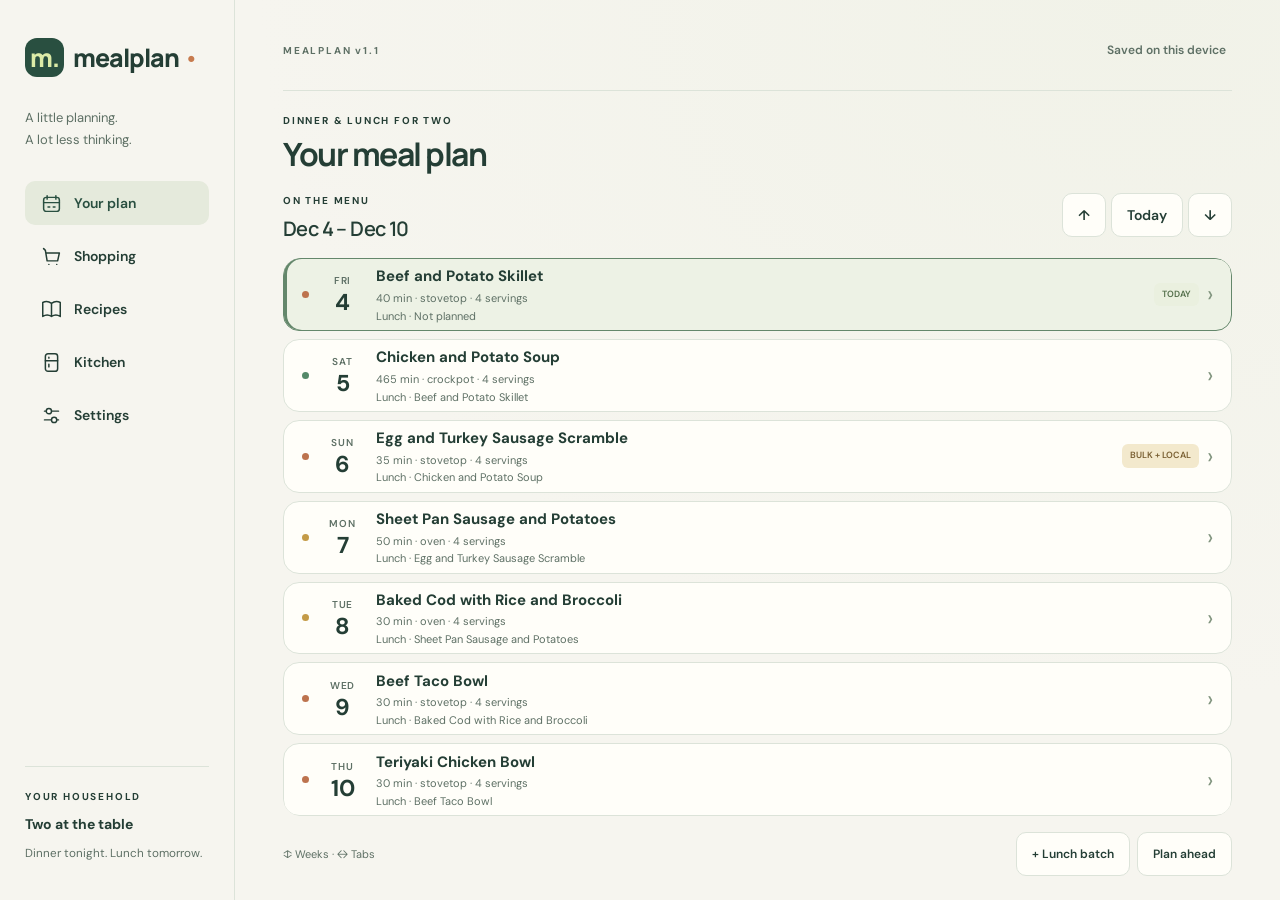
<file: index.html>
<!doctype html><html lang="en"><head><meta charset="utf-8"><meta name="viewport" content="width=device-width,initial-scale=1,viewport-fit=cover"><meta name="theme-color" content="#203e35"><meta name="apple-mobile-web-app-capable" content="yes"><meta name="apple-mobile-web-app-title" content="MealPlan"><link rel="manifest" href="manifest.webmanifest"><link rel="icon" href="icon.svg" type="image/svg+xml"><link rel="stylesheet" href="style.css"><title>MealPlan</title></head><body><div class="shell"><aside><a class="brand" href="#plan"><span class="brand-icon">m.</span>mealplan<span class="brand-dot">●</span></a><p class="aside-caption">A little planning.<br>A lot less thinking.</p><nav aria-label="Main navigation"><button data-tab="plan"><svg class="nav-icon" aria-hidden="true" viewBox="0 0 24 24"><rect x="3" y="5" width="18" height="16" rx="3"/><path d="M7 3v4m10-4v4M3 11h18m-13 5h2m4 0h2"/></svg><span>Your plan</span></button><button data-tab="shop"><svg class="nav-icon" aria-hidden="true" viewBox="0 0 24 24"><path d="m3 3 2 2 2 12h12l2-9H6M9 21h.01M18 21h.01"/></svg><span>Shopping</span></button><button data-tab="recipes"><svg class="nav-icon" aria-hidden="true" viewBox="0 0 24 24"><path d="M12 5C8 2 4 3 2 4v16c3-2 7-2 10 0 3-2 7-2 10 0V4c-2-1-6-2-10 1Zm0 0v15"/></svg><span>Recipes</span></button><button data-tab="pantry"><svg class="nav-icon" aria-hidden="true" viewBox="0 0 24 24"><rect x="5" y="2" width="14" height="20" rx="3"/><path d="M5 10h14M9 6v1m0 7v3"/></svg><span>Kitchen</span></button><button data-tab="settings"><svg class="nav-icon" aria-hidden="true" viewBox="0 0 24 24"><path d="M4 7h16M4 17h16"/><circle cx="9" cy="7" r="3" fill="var(--paper)"/><circle cx="15" cy="17" r="3" fill="var(--paper)"/></svg><span>Settings</span></button></nav><div class="household"><span class="eyebrow">YOUR HOUSEHOLD</span><strong>Two at the table</strong><small>Dinner tonight. Lunch tomorrow.</small></div></aside><main><header><span id="page-context" class="eyebrow">MEALPLAN <span class="version-badge">v1.1</span></span><button id="sync-status" class="quiet" title="Open sync settings">Saved on this device</button></header><div id="view" class="view-enter"></div></main></div><dialog id="dialog" aria-label="Meal details and actions"><div class="dialog-top"><span class="eyebrow">MEALPLAN</span><button id="close-dialog" class="icon" aria-label="Close dialog">✕</button></div><div id="dialog-body"></div><div class="sheet-footer"><button data-action="close-sheet">Close</button></div></dialog><div id="toast" role="status"></div><script src="recipes.js"></script><script src="ingredients.js"></script><script src="engine.js"></script><script src="app.js"></script><script src="ui.js"></script></body></html>
</file>
<file: style.css>
@import url('https://fonts.googleapis.com/css2?family=DM+Sans:wght@400;500;600;700&family=Manrope:wght@400;500;600;700;800&display=swap');
:root{--bg:#f6f5ef;--paper:#fffef9;--ink:#243e35;--muted:#758078;--line:#dfe3d8;--green:#294f40;--lime:#dceba7;--orange:#c77b4e;--radius:20px;color-scheme:light}*{box-sizing:border-box}body{margin:0;background:var(--bg);color:var(--ink);font:14px 'DM Sans',system-ui,sans-serif}button,input,select,textarea{font:inherit}button,a,input,select,textarea{-webkit-tap-highlight-color:transparent}button{cursor:pointer;border:1px solid var(--line);border-radius:10px;background:var(--paper);padding:10px 15px;color:var(--ink);font-weight:600}button:hover{border-color:#809987}button:disabled{opacity:.45;cursor:default}button:focus-visible,a:focus-visible{outline:3px solid var(--orange);outline-offset:3px}a{color:inherit}.shell{max-width:1600px;margin:auto;display:grid;grid-template-columns:235px 1fr;min-height:100vh}aside{padding:38px 25px;border-right:1px solid var(--line);position:sticky;top:0;height:100vh;display:flex;flex-direction:column}.brand{text-decoration:none;font:800 25px Manrope,system-ui;display:flex;align-items:center;gap:9px;letter-spacing:-1px}.brand-icon{display:grid;place-items:center;border-radius:12px;width:39px;height:39px;background:var(--green);color:var(--lime)}.brand-dot{font-size:8px;color:var(--orange)}.aside-caption{font-size:13px;line-height:1.7;color:var(--muted);margin:30px 0}nav{display:grid;gap:9px}nav button{text-align:left;background:none;border-color:transparent;font-size:20px;display:flex;gap:12px;align-items:center}nav button span{font-size:14px}nav button.active{background:#e5eadc;color:var(--green)}.household{margin-top:auto;display:grid;gap:10px;border-top:1px solid var(--line);padding-top:22px}.household small{color:var(--muted);line-height:1.5}main{padding:35px 48px 60px;min-width:0}header{display:flex;align-items:center;justify-content:space-between;margin-bottom:35px;gap:10px}.eyebrow{font-size:10px;letter-spacing:1.8px;font-weight:700}.quiet{background:none;border-color:transparent;padding:5px;color:var(--muted);font-size:12px}.heading{display:flex;justify-content:space-between;align-items:center;gap:16px;margin-bottom:26px}h1{font:600 clamp(29px,3vw,42px) Manrope,system-ui;letter-spacing:-1.5px;margin:0 0 8px}h2{font:600 23px Manrope,system-ui;letter-spacing:-.6px;margin:0 0 12px}h3{font-size:16px;margin:0 0 8px}p{line-height:1.65}.muted{color:var(--muted)}.heading p{margin:0;color:var(--muted)}.primary{background:var(--green);border-color:var(--green);color:white}.hero{display:grid;grid-template-columns:1.6fr 1fr;background:var(--green);color:white;border-radius:24px;overflow:hidden;margin-bottom:25px}.hero-main{padding:30px}.hero h2{font-size:29px;max-width:460px;margin:18px 0 12px;line-height:1.2}.hero .eyebrow{color:var(--lime)}.hero p{color:#c5d4c8;font-size:13px}.hero button{background:var(--lime);color:var(--ink);border-color:var(--lime)}.hero-side{padding:30px;background:#ffffff08;border-left:1px solid #ffffff18;display:flex;flex-direction:column;justify-content:center}.hero-side strong{font:500 20px Manrope;line-height:1.5}.hero-side .eyebrow{margin-bottom:15px}.toolbar{display:flex;justify-content:space-between;align-items:center;gap:12px;margin:25px 0 15px;flex-wrap:wrap}.segmented{display:flex;gap:4px;background:#e9ece2;padding:4px;border-radius:12px}.segmented button{border:0;background:none}.segmented .selected{background:var(--paper);box-shadow:0 2px 4px #203e3508}.week-list{display:grid;gap:8px}.day{display:grid;grid-template-columns:64px 1fr auto;gap:20px;align-items:center;background:var(--paper);border:1px solid var(--line);border-radius:15px;padding:18px}.day.today{border-color:#64876b;box-shadow:inset 3px 0 #64876b}.day.done{background:#eef2e7}.datebox{border-right:1px solid var(--line);display:grid;gap:4px}.datebox small{font-size:10px;letter-spacing:1px;color:var(--muted)}.datebox strong{font:600 24px Manrope}.meal-title{background:none;border:none;padding:0;text-align:left;font-size:15px;font-weight:700}.meta{font-size:12px;color:var(--muted);margin:7px 0;line-height:1.5}.lunch{font-size:12px;color:#71816f;line-height:1.6}.pill{font-size:10px;padding:5px 8px;background:#eaf0df;border-radius:6px;display:inline-block;color:#55704c}.actions{display:flex;gap:7px;flex-wrap:wrap}.icon{padding:8px 11px}.section-note{font-size:12px;color:var(--muted);line-height:1.7}.cards{display:grid;grid-template-columns:repeat(3,1fr);gap:15px}.card{padding:22px;background:var(--paper);border:1px solid var(--line);border-radius:var(--radius)}.recipe-card{display:flex;flex-direction:column;min-height:195px}.recipe-card .actions{margin-top:auto;padding-top:14px}.recipe-card h3{font:600 18px Manrope;line-height:1.4}.recipe-card .pill{align-self:flex-start;margin-bottom:12px}.search{width:100%;padding:14px 16px;background:var(--paper);border:1px solid var(--line);border-radius:12px;margin-bottom:20px}input,textarea,select{max-width:100%;background:var(--paper);border:1px solid var(--line);padding:12px;border-radius:9px;color:var(--ink)}label{display:grid;gap:7px;margin:14px 0;font-size:12px;font-weight:600}textarea{min-height:130px;resize:vertical}.row{display:flex;gap:12px;align-items:center;flex-wrap:wrap}.row>*{min-width:0}.two{display:grid;grid-template-columns:1fr 1fr;gap:15px}.shop-row{display:flex;gap:14px;align-items:center;border-bottom:1px solid var(--line);padding:15px 0}.shop-row:last-child{border:0}.shop-row .check{border-radius:50%;width:29px;height:29px;padding:0;flex:none}.shop-row .item{flex:1}.shop-row small{display:block;color:var(--muted);margin-top:4px}.amount{font-weight:600}.banner{background:#eaf0df;padding:17px 20px;border-radius:13px;line-height:1.6;margin:15px 0}.warning{background:#fff0d9;color:#775121}.empty{padding:40px 20px;text-align:center;color:var(--muted)}dialog{background:var(--bg);color:var(--ink);border:0;border-radius:24px;padding:25px;max-width:640px;width:calc(100% - 30px);max-height:90vh;overflow:auto}dialog::backdrop{background:#122a2266;backdrop-filter:blur(4px)}.dialog-top{display:flex;justify-content:space-between;align-items:center;margin-bottom:18px}.choice{display:block;text-align:left;width:100%;margin:8px 0;padding:15px}.choice strong,.choice small{display:block}.choice small{margin-top:6px;color:var(--muted);font-weight:400;line-height:1.5}.stats{display:grid;grid-template-columns:repeat(4,1fr);gap:8px;margin:20px 0}.stats div{background:#e7ecdf;padding:13px;border-radius:10px}.stats strong{display:block;font-size:18px}.stats small{color:var(--muted);font-size:10px}li{margin:12px 0;line-height:1.6}#toast{position:fixed;bottom:30px;left:50%;transform:translateX(-50%);background:var(--ink);color:white;border-radius:12px;padding:12px 20px;z-index:20;display:none;max-width:90%;box-shadow:0 4px 25px #0002}.danger{color:#9c493c}.settings-stack{display:grid;gap:18px;max-width:750px}.recipe-disabled{opacity:.6}
@media(min-width:1400px){main{padding-left:65px;padding-right:65px}}@media(max-width:1100px){.cards{grid-template-columns:repeat(2,1fr)}main{padding:30px}.shell{grid-template-columns:200px 1fr}aside{padding:30px 18px}.hero{grid-template-columns:1fr 1fr}}
@media(max-width:720px){.shell{display:block}aside{position:fixed;bottom:0;top:auto;z-index:5;width:100%;height:auto;padding:8px 8px calc(8px + env(safe-area-inset-bottom));background:var(--paper);border-top:1px solid var(--line)}.brand,.aside-caption,.household{display:none}nav{display:flex;justify-content:space-around;gap:0}nav button{flex-direction:column;gap:3px;font-size:20px;padding:7px 8px;border-radius:10px}nav button span{font-size:10px}main{padding:calc(20px + env(safe-area-inset-top)) 18px 115px}header{margin-bottom:25px}.eyebrow{font-size:9px;letter-spacing:1.4px}.heading{align-items:flex-start}.heading p{font-size:12px}.heading>.primary{font-size:12px;padding:10px;white-space:nowrap}.hero{grid-template-columns:1fr}.hero-main{padding:24px}.hero h2{font-size:27px}.hero-side{border-left:0;border-top:1px solid #ffffff18;padding:18px 24px}.hero-side strong{font-size:16px}.hero-side .eyebrow{margin-bottom:6px}.hero-side p{margin:5px 0}.day{grid-template-columns:43px 1fr;gap:12px;padding:15px 12px}.day>.actions{grid-column:2}.day>.actions button{font-size:11px;padding:7px 11px}.datebox strong{font-size:22px}.cards{gap:10px}.card{padding:16px}.recipe-card h3{font-size:15px}.recipe-card .actions button{font-size:11px;padding:8px}.two{grid-template-columns:1fr}.toolbar h2{font-size:19px}.segmented button{font-size:12px;padding:9px}.shop-row{gap:10px}.shop-row button{font-size:11px}.stats{gap:5px}.stats div{padding:10px 7px}#toast{bottom:100px}dialog{padding:20px;border-radius:20px}.row input{width:100%}}@media(prefers-reduced-motion:reduce){*{scroll-behavior:auto!important}}


/* Refined surfaces, consistent controls and responsive touch layouts. */
:root{--muted:#5e7065;--line:#dce3d9;--shadow:0 8px 30px #1c3d3008;--radius:22px}
html{scroll-behavior:smooth;scroll-padding-top:24px}body{background:radial-gradient(ellipse at 90% 0,#e6ecd950,transparent 55%),var(--bg);line-height:1.5}button{min-height:44px;transition:background .16s,border-color .16s,box-shadow .16s,transform .16s;touch-action:manipulation}button:active:not(:disabled){transform:scale(.97)}input,textarea,select{font-size:16px;min-height:46px}input:focus,textarea:focus,select:focus{outline:3px solid #91ad7855;border-color:#6a8a69}button:focus-visible,a:focus-visible{outline-offset:4px}.quiet{font-size:12px}.shell{max-width:1500px}main{padding-top:28px}header{padding-bottom:18px;border-bottom:1px solid var(--line)}h1{font-weight:700;line-height:1.15;max-width:700px}.heading{margin-bottom:28px}.heading p{margin-top:12px;max-width:560px}.primary{box-shadow:0 4px 12px #203e3515}.hero{background:radial-gradient(ellipse at 0 0,#446d50,transparent 70%),#234737;box-shadow:0 12px 32px #203e3512}.hero-main{padding:34px}.hero h2{line-height:1.25;font-weight:700}.hero-side{background:#ffffff06}.hero-side strong{font-family:Manrope,system-ui,sans-serif}.hero .actions{margin-top:22px}.card{box-shadow:var(--shadow)}.day{transition:border-color .16s,background .16s;box-shadow:0 2px 5px #203e3503}.day>div:nth-child(2){min-width:0}.meal-title{line-height:1.45;min-height:32px;overflow-wrap:anywhere}.meta,.lunch{color:#596d60}.datebox strong{line-height:1.2}.datebox{gap:8px}.toolbar .row{gap:6px}.toolbar .row button{min-width:44px}.week-list{touch-action:pan-y;gap:10px}.gesture-hint{font-size:11px;color:var(--muted);display:none}.cards{grid-template-columns:repeat(auto-fill,minmax(235px,1fr))}.recipe-card{min-height:210px;gap:3px}.recipe-card .pill{font-size:11px}.recipe-card .actions{gap:6px}.recipe-card .actions button{flex:1}.recipe-disabled{opacity:1;background:#edf0e8}.recipe-disabled h3{color:var(--muted)}.shop-row .item{min-width:0;overflow-wrap:anywhere}.shop-row .amount{white-space:nowrap;font-size:13px}.shop-row .check{width:44px;height:44px;background:#edf2e4;border-color:transparent}.segmented{flex-wrap:wrap}.segmented button{min-height:44px}.stats strong{font-variant-numeric:tabular-nums}.empty{padding:50px 20px}.settings-stack .card{padding:26px}.settings-stack h2{font-size:21px}.nav-icon{width:21px;height:21px;flex:none;stroke:currentColor;fill:none;stroke-width:1.7;stroke-linecap:round;stroke-linejoin:round}.dialog-top{position:sticky;top:-25px;z-index:2;background:var(--bg);padding:10px 0;border-bottom:1px solid var(--line);touch-action:pan-x}dialog{box-shadow:0 24px 90px #10291f38;overscroll-behavior:contain;scrollbar-width:thin}dialog[open]{animation:dialog-enter .2s ease-out}dialog h1{font-size:30px;letter-spacing:-1px}dialog h2{margin-top:26px}.choice{border-radius:14px;padding:17px}.choice small{color:#5d7062}.choice strong{line-height:1.5}#toast{pointer-events:none;font-size:13px;line-height:1.5;box-shadow:0 8px 30px #15322630}.view-enter{animation:view-enter .18s ease-out}nav button[aria-current="page"]{background:#e5eadc}header .eyebrow{color:var(--muted)}
@keyframes view-enter{from{opacity:.6;transform:translateY(5px)}to{opacity:1;transform:translateY(0)}}
@keyframes dialog-enter{from{opacity:0;transform:translateY(18px)}to{opacity:1;transform:translateY(0)}}
@media(hover:hover){.day:hover{border-color:#a6b99f}.recipe-card:hover{border-color:#a6b99f}.choice:hover{background:#eaf0e1}.primary:hover{background:#38634c}.hero button:hover{background:#e9f4c7}}
@media(max-width:1000px) and (min-width:721px){.day{grid-template-columns:50px 1fr}.day>.actions{grid-column:2}.hero{grid-template-columns:1fr}.hero-side{border-left:0;border-top:1px solid #ffffff18}.shell{grid-template-columns:175px 1fr}main{padding:24px}.brand{font-size:20px}.brand-icon{width:32px;height:32px}}
@media(max-width:720px){
 body{background:var(--bg)}main{padding:calc(18px + env(safe-area-inset-top)) 18px calc(108px + env(safe-area-inset-bottom))}header{margin-bottom:24px;padding-bottom:14px;gap:6px}header>.eyebrow{font-size:8px;letter-spacing:1px}.quiet{font-size:11px;max-width:55%;text-align:right}h1{font-size:31px;letter-spacing:-1.2px}.heading{gap:10px;margin-bottom:22px}.heading p{font-size:13px;line-height:1.6}.heading>.primary{white-space:normal;flex:none;max-width:105px;min-height:46px}.hero{border-radius:22px}.hero-main{padding:26px 23px}.hero h2{font-size:28px}.hero-side{padding:20px 23px}.hero .actions button{padding:11px 17px}.day{padding:16px 14px;gap:10px 14px;border-radius:17px;grid-template-columns:40px 1fr}.day>.actions{margin-top:3px;gap:8px}.day>.actions button{min-height:44px;font-size:12px;padding:8px 14px}.datebox{align-self:start;padding-top:4px}.datebox strong{font-size:25px}.meal-title{font-size:15px}.lunch{font-size:12px}.gesture-hint{display:block;margin:0 0 12px}.cards{grid-template-columns:repeat(2,minmax(0,1fr));gap:12px}.recipe-card{min-height:220px;padding:17px 14px}.recipe-card .actions{flex-wrap:wrap}.recipe-card .actions button{font-size:12px;min-height:44px;padding:8px;flex:1 1 40%}.recipe-card .pill{font-size:10px;line-height:1.5}.recipe-card h3{font-size:16px;overflow-wrap:anywhere}.card{border-radius:18px}.shop-row{flex-wrap:wrap;gap:10px}.shop-row .check{display:none}.shop-row .item{flex:1 1 40%}.shop-row>button{min-height:44px;min-width:55px;font-size:12px}.segmented{width:100%;gap:3px}.segmented button{flex:1;font-size:11px;padding:9px 5px}.toolbar{gap:14px}.toolbar .row{justify-content:space-between}.toolbar h2{margin-bottom:0}.settings-stack .card{padding:22px}.settings-stack .actions button{flex:1 1 44%;font-size:12px}.stats{grid-template-columns:repeat(4,minmax(0,1fr))}.stats strong{font-size:16px}.stats small{font-size:9px}
 aside{border-right:0;background:#fffef9ed;backdrop-filter:blur(18px);-webkit-backdrop-filter:blur(18px);padding:8px 10px calc(8px + env(safe-area-inset-bottom));box-shadow:0 -4px 24px #203e3506}nav button{flex:1;max-width:85px;min-height:54px;padding:8px 3px;gap:5px;border-radius:14px}nav button span{font-size:10px;line-height:1.2}nav .nav-icon{width:22px;height:22px}
 dialog{margin:auto 0 0;max-width:none;width:100%;max-height:92dvh;border-radius:26px 26px 0 0;padding:12px 22px calc(24px + env(safe-area-inset-bottom));border-top:1px solid #ffffff80}dialog::before{content:'';display:block;width:36px;height:4px;border-radius:4px;background:#bac8b9;margin:0 auto 8px}.dialog-top{top:-12px;padding:8px 0;margin-bottom:20px}dialog h1{font-size:28px}dialog::backdrop{background:#10291f70;backdrop-filter:blur(3px)}dialog input,dialog select,dialog textarea{width:100%}#toast{bottom:calc(94px + env(safe-area-inset-bottom));width:max-content;max-width:calc(100% - 32px);padding:14px 18px;border-radius:16px}
}
@media(max-width:359px){main{padding-left:12px;padding-right:12px}.cards{grid-template-columns:1fr}.heading h1{font-size:28px}.stats{grid-template-columns:repeat(2,1fr)}}
@media(prefers-reduced-motion:reduce){html{scroll-behavior:auto}*,*::before,*::after{animation:none!important;transition:none!important}}
body:has(dialog[open]){overflow:hidden}.search::-webkit-search-cancel-button{cursor:pointer}button:disabled{transform:none}.brand:focus-visible{border-radius:12px}

/* The original seven-card vertical calendar, with a bounded sliding viewport. */
main:has(.schedule-screen){height:100dvh;display:flex;flex-direction:column;overflow:hidden;padding-bottom:24px}main:has(.schedule-screen) header{flex:none;margin-bottom:18px}#view:has(.schedule-screen){flex:1;min-height:0}.schedule-screen{height:100%;display:flex;flex-direction:column;gap:16px}.schedule-heading,.schedule-toolbar,.schedule-footer{display:flex;align-items:center;justify-content:space-between;gap:12px;flex:none}.schedule-heading h1{font-size:32px;margin:6px 0 0}.schedule-toolbar h2{font-size:20px;margin:5px 0 0}.schedule-toolbar .row{gap:5px}.schedule-toolbar button{min-width:44px}.schedule-viewport{flex:1;min-height:0;position:relative;overflow:hidden;border-radius:18px;touch-action:pan-x;outline-offset:3px}.schedule-stack{position:absolute;inset:0;display:grid;grid-template-rows:repeat(7,minmax(0,1fr));gap:8px;will-change:transform}.schedule-day{width:100%;height:100%;min-height:0;display:flex;align-items:center;text-align:left;gap:16px;padding:8px 18px;border-radius:16px;background:var(--paper);border:1px solid var(--line);overflow:hidden}.schedule-day:active:not(:disabled){transform:none;background:#eaf0e2}.schedule-day.today{border-color:#64876b;background:#edf2e5;box-shadow:inset 3px 0 #64876b}.schedule-day.done{background:#f0f3eb}.method-dot{width:7px;height:7px;border-radius:50%;background:#a8b4a3;flex:none}.method-dot.stovetop{background:#bd734e}.method-dot.oven{background:#c49b47}.method-dot.crockpot{background:#548969}.schedule-date{display:grid;text-align:center;gap:2px;flex:none;width:35px}.schedule-date small{font-size:10px;color:var(--muted);letter-spacing:.7px}.schedule-date strong{font-size:23px;line-height:1.1;font-variant-numeric:tabular-nums}.schedule-copy{display:grid;gap:3px;flex:1;min-width:0}.schedule-copy>strong{font-size:15px;overflow:hidden;text-overflow:ellipsis;white-space:nowrap}.schedule-copy small,.schedule-lunch{font-size:11px;line-height:1.35;font-weight:400;color:var(--muted);overflow:hidden;text-overflow:ellipsis;white-space:nowrap}.schedule-badges{display:flex;align-items:center;gap:8px;flex:none}.schedule-chevron{font-size:23px;font-weight:400;color:#80947e}.schedule-badges .pill{font-size:9px}.shopping-badge{background:#f3e9cd;color:#7a6033}.schedule-footer{font-size:11px;color:var(--muted)}.schedule-footer button{font-size:12px}.schedule-viewport:focus-visible{outline:3px solid var(--orange)}
@media(max-width:720px){main:has(.schedule-screen){padding-bottom:calc(92px + env(safe-area-inset-bottom));padding-top:calc(12px + env(safe-area-inset-top))}main:has(.schedule-screen) header{margin-bottom:12px;padding-bottom:8px}.schedule-screen{gap:12px}.schedule-heading h1{font-size:27px}.schedule-heading>.quiet{max-width:100px;min-height:44px}.schedule-toolbar h2{font-size:16px}.schedule-toolbar .eyebrow{display:none}.schedule-toolbar button{font-size:12px;padding:8px 10px}.schedule-day{padding:7px 11px;gap:10px;border-radius:14px}.schedule-copy>strong{font-size:13px}.schedule-date strong{font-size:21px}.schedule-date{width:29px}.schedule-badges{flex-direction:column;gap:3px;max-width:63px}.schedule-badges .pill{font-size:7px;padding:3px 5px;white-space:nowrap}.schedule-chevron{font-size:18px;line-height:1}.schedule-stack{gap:7px}.schedule-lunch{display:none}.schedule-footer{font-size:10px}.schedule-footer button{min-height:40px}.schedule-viewport{border-radius:14px}}
@media(max-height:700px){.schedule-heading .eyebrow,.schedule-lunch{display:none}.schedule-screen{gap:8px}.schedule-heading h1{font-size:24px}.schedule-day{padding-top:4px;padding-bottom:4px}.schedule-stack{gap:5px}.schedule-date strong{font-size:19px}main:has(.schedule-screen) header{display:none}.schedule-footer{gap:5px}}
@media(max-height:480px){main:has(.schedule-screen){min-height:480px;height:480px}.schedule-heading{display:none}}

/* Axis-locked tab gestures and thumb-reachable sheet controls. */
#view{touch-action:pan-y;min-width:0}.schedule-viewport{touch-action:none}.shell{overflow-x:clip}nav button.swipe-target{background:#e7eddb;box-shadow:inset 0 0 0 1px #a4bb89}nav button{transition:background .16s,box-shadow .16s,color .16s}.sheet-footer{display:none}.sheet-actions{gap:8px}.sheet-actions button{min-height:48px;flex:1 1 40%}
@media(max-width:720px){.sheet-footer{display:block;position:sticky;bottom:calc(-24px - env(safe-area-inset-bottom));background:var(--bg);padding:12px 0 calc(12px + env(safe-area-inset-bottom));margin-top:20px;border-top:1px solid var(--line);z-index:3}.sheet-footer button{width:100%;min-height:48px}.sheet-actions{position:sticky;bottom:54px;background:var(--bg);padding:10px 0;z-index:2}dialog form>button.primary{width:100%;min-height:50px;margin-top:16px}.schedule-footer .actions{gap:6px}.schedule-footer .actions button{min-height:44px;font-size:11px;padding:8px 10px}.schedule-footer>span{white-space:nowrap}#view input,#view textarea,#view select{touch-action:auto}}
/* Live incoming pages stay inert and disappear on every navigation/reset. */
.tab-stage{position:fixed;z-index:4;overflow:hidden;pointer-events:none;background:var(--bg);contain:layout paint}.tab-slide-page{position:absolute;inset:0;overflow:hidden;background:var(--bg);will-change:transform}.tab-slide-body{position:absolute;left:0;right:0}.tab-slide-plan .schedule-screen{height:100%}.tab-slide-page .schedule-viewport{touch-action:none}dialog.sheet-dragging{animation:none!important;will-change:transform}.dialog-top{touch-action:pan-y}
</file>
